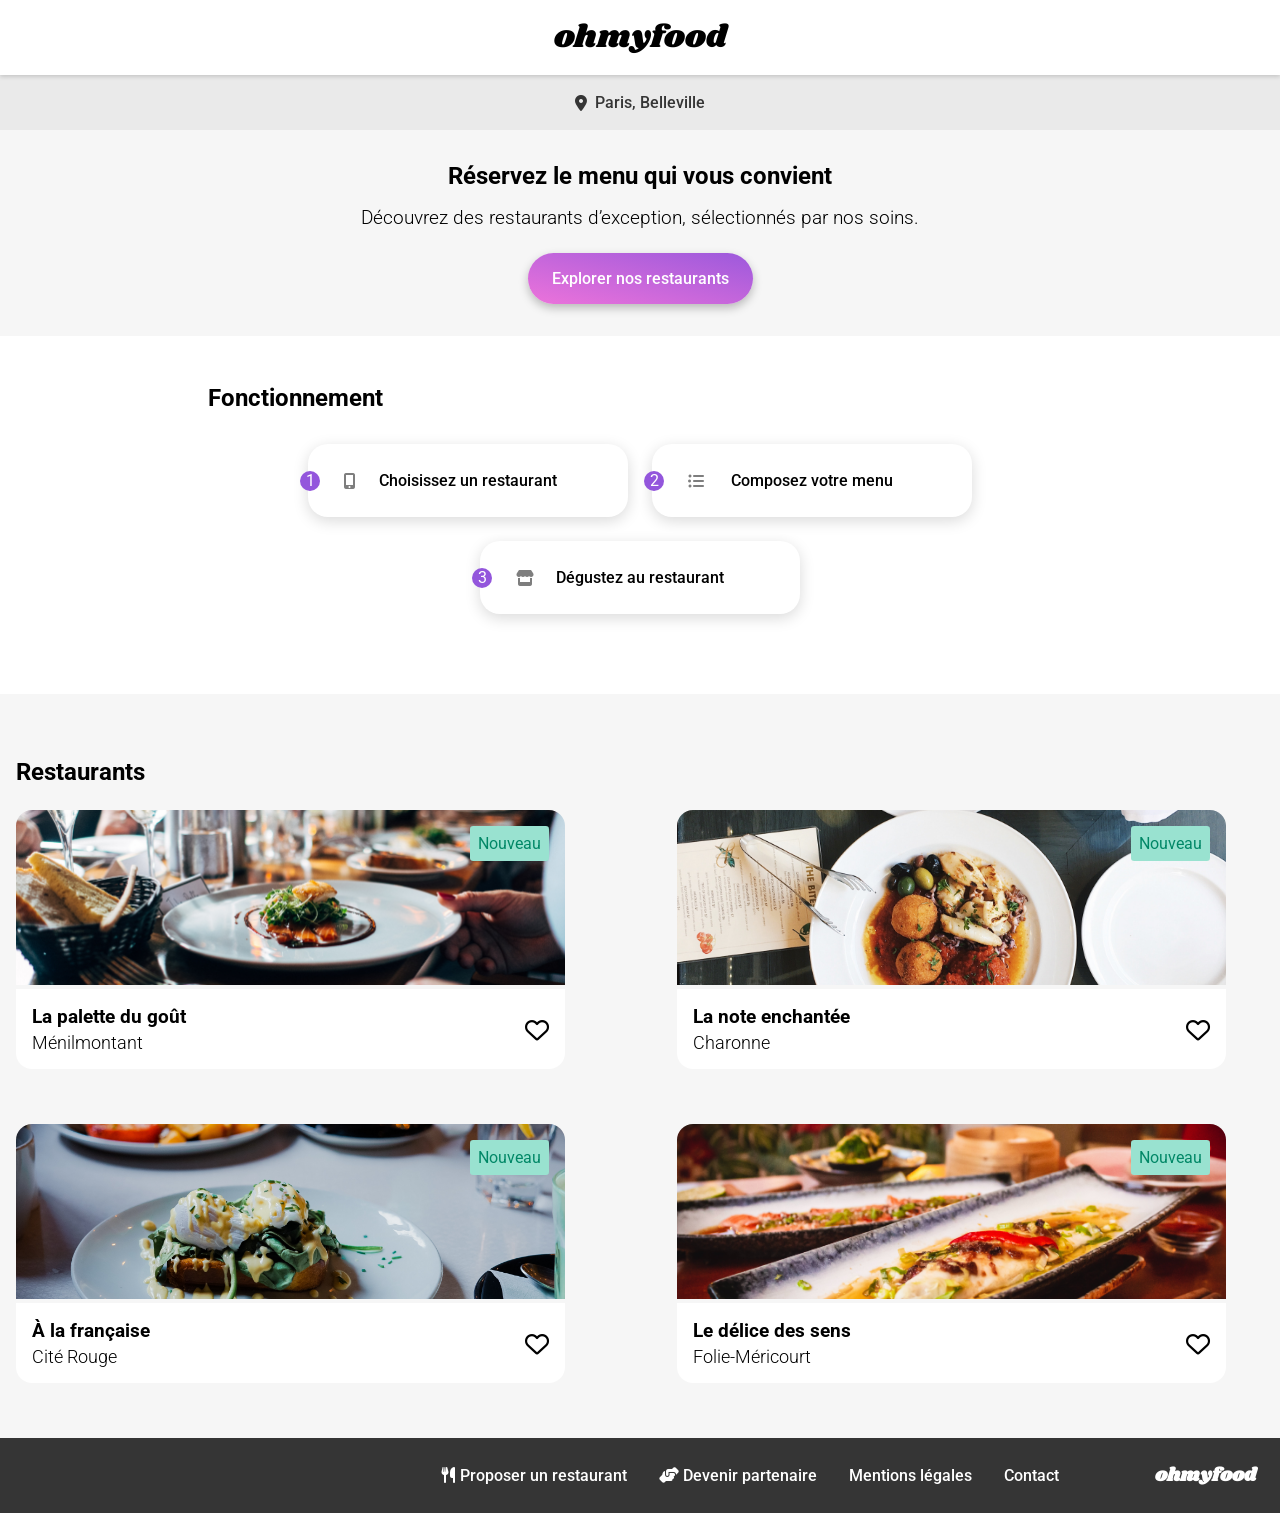
<file: index.html>
<!DOCTYPE html>
<html lang="fr">

<head>
  <meta charset="UTF-8" />
  <meta name="viewport" content="width=device-width, initial-scale=1.0" />
  <link rel="preconnect" href="https://fonts.googleapis.com" />
  <link rel="preconnect" href="https://fonts.gstatic.com" crossorigin />
  <link href="https://fonts.googleapis.com/css2?family=Roboto:wght@300;400;500;700&family=Shrikhand&display=swap"
    rel="stylesheet" />
  <link rel="stylesheet" href="./sass/main.css" />
  <link rel="stylesheet" href="https://cdnjs.cloudflare.com/ajax/libs/font-awesome/6.4.2/css/all.min.css"
    integrity="sha512-z3gLpd7yknf1YoNbCzqRKc4qyor8gaKU1qmn+CShxbuBusANI9QpRohGBreCFkKxLhei6S9CQXFEbbKuqLg0DA=="
    crossorigin="anonymous" referrerpolicy="no-referrer" />
  <title>oh my food</title>
</head>

<body>
  <div class="loaderContainer">
    <div class="loader"></div>
  </div>
  <header>
    <div class="head-title"> ohmyfood</div>
  </header>
  <main>
    <div class="location">
      <i class="fa-solid fa-location-dot"></i>
      <div class="location">Paris, Belleville</div>
    </div>
    <section class="explorer">
      <h2>Réservez le menu qui vous convient</h2>
      <p>
        Découvrez des restaurants d’exception, sélectionnés par nos soins.
      </p>
      <button>Explorer nos restaurants</button>
    </section>
    <section class="fonctionnement">
      <h2>Fonctionnement</h2>
      <div class="card-container">
        <!-- item 1 -->
        <div class="card">
          <div class="icon-card">
            <span>1</span>
            <i class="fa-solid fa-mobile-screen-button"></i>
          </div>
          <p>Choisissez un restaurant</p>
        </div>
        <!-- item 2 -->
        <div class="card">
          <div class="icon-card">
            <span>2</span>
            <i class="fa-solid fa-list-ul"></i>
          </div>
          <p>Composez votre menu</p>
        </div>
        <!-- item 3 -->
        <div class="card">
          <div class="icon-card">
            <span>3</span>
            <i class="fa-solid fa-store"></i>
          </div>
          <p>Dégustez au restaurant</p>
        </div>
      </div>
    </section>
    <section class="restaurants">
      <h2>Restaurants</h2>
      <!-- container restaurants -->
      <div class="container-restaurant">
        <!-- menu 1 -->
        <div class="card">
          <a href="./lapalettedugout.html">
            <p class="green-info">Nouveau</p>
            <img src="./sass/images/restaurants/jay-wennington-N_Y88TWmGwA-unsplash.jpg" alt="la palette du goût">
            <div class="info-card">
              <p>La palette du goût</p>
              <span>Ménilmontant</span>
              <div class="heartTransition">
                <i class="fa-regular fa-heart farHeart"></i>
                <i class="fa-solid fa-heart fasHeart"></i>
              </div>
            </div>
          </a>
        </div>
        <!-- menu 2 -->
        <div class="card">
          <a href="./laNoteEchantee.html">
            <p class="green-info">Nouveau</p>
            <img src="./sass/images/restaurants/stil-u2Lp8tXIcjw-unsplash.jpg" alt="La note enchantée">
            <div class="info-card">
              <p>La note enchantée</p>
              <span>Charonne</span>
              <div class="heartTransition">
                <i class="fa-regular fa-heart farHeart"></i>
                <i class="fa-solid fa-heart fasHeart"></i>
              </div>
            </div>
          </a>
        </div>
        <!-- menu 3  -->
        <div class="card">
          <a href="./aLaFrancaise.html">
            <p class="green-info">Nouveau</p>
            <img src="./sass/images/restaurants/toa-heftiba-DQKerTsQwi0-unsplash.jpg" alt="À la française">
            <div class="info-card">
              <p>À la française</p>
              <span>Cité Rouge</span>
              <div class="heartTransition">
                <i class="fa-regular fa-heart farHeart"></i>
                <i class="fa-solid fa-heart fasHeart"></i>
              </div>
            </div>
          </a>
        </div>
        <!-- menu 4  -->
        <div class="card">
          <a href="./leDelicedesSens.html">
            <p class="green-info">Nouveau</p>
            <img src="./sass/images/restaurants/louis-hansel-shotsoflouis-qNBGVyOCY8Q-unsplash.jpg"
              alt="le délice des sens">
            <div class="info-card">
              <p>Le délice des sens</p>
              <span>Folie-Méricourt</span>
              <div class="heartTransition">
                <i class="fa-regular fa-heart farHeart"></i>
                <i class="fa-solid fa-heart fasHeart"></i>
              </div>
            </div>
          </a>
        </div>

      </div>
    </section>
    <footer>
      <div class="footer-section">
        <div class="title-footer">
          <h3>ohmyfood</h3>
        </div>
        <div class="subtitles-footer">
          <p>
            <i class="fa-solid fa-utensils"></i>
            Proposer un restaurant
          </p>
          <p>
            <i class="fa-solid fa-handshake-angle"></i>
            Devenir partenaire
          </p>
          <p>Mentions légales</p>
          <a href="mailto:rasamizatovo.rija@gmail.com" class="mailContact">Contact</a>
        </div>
      </div>
    </footer>
  </main>
</body>

</html>
</file>
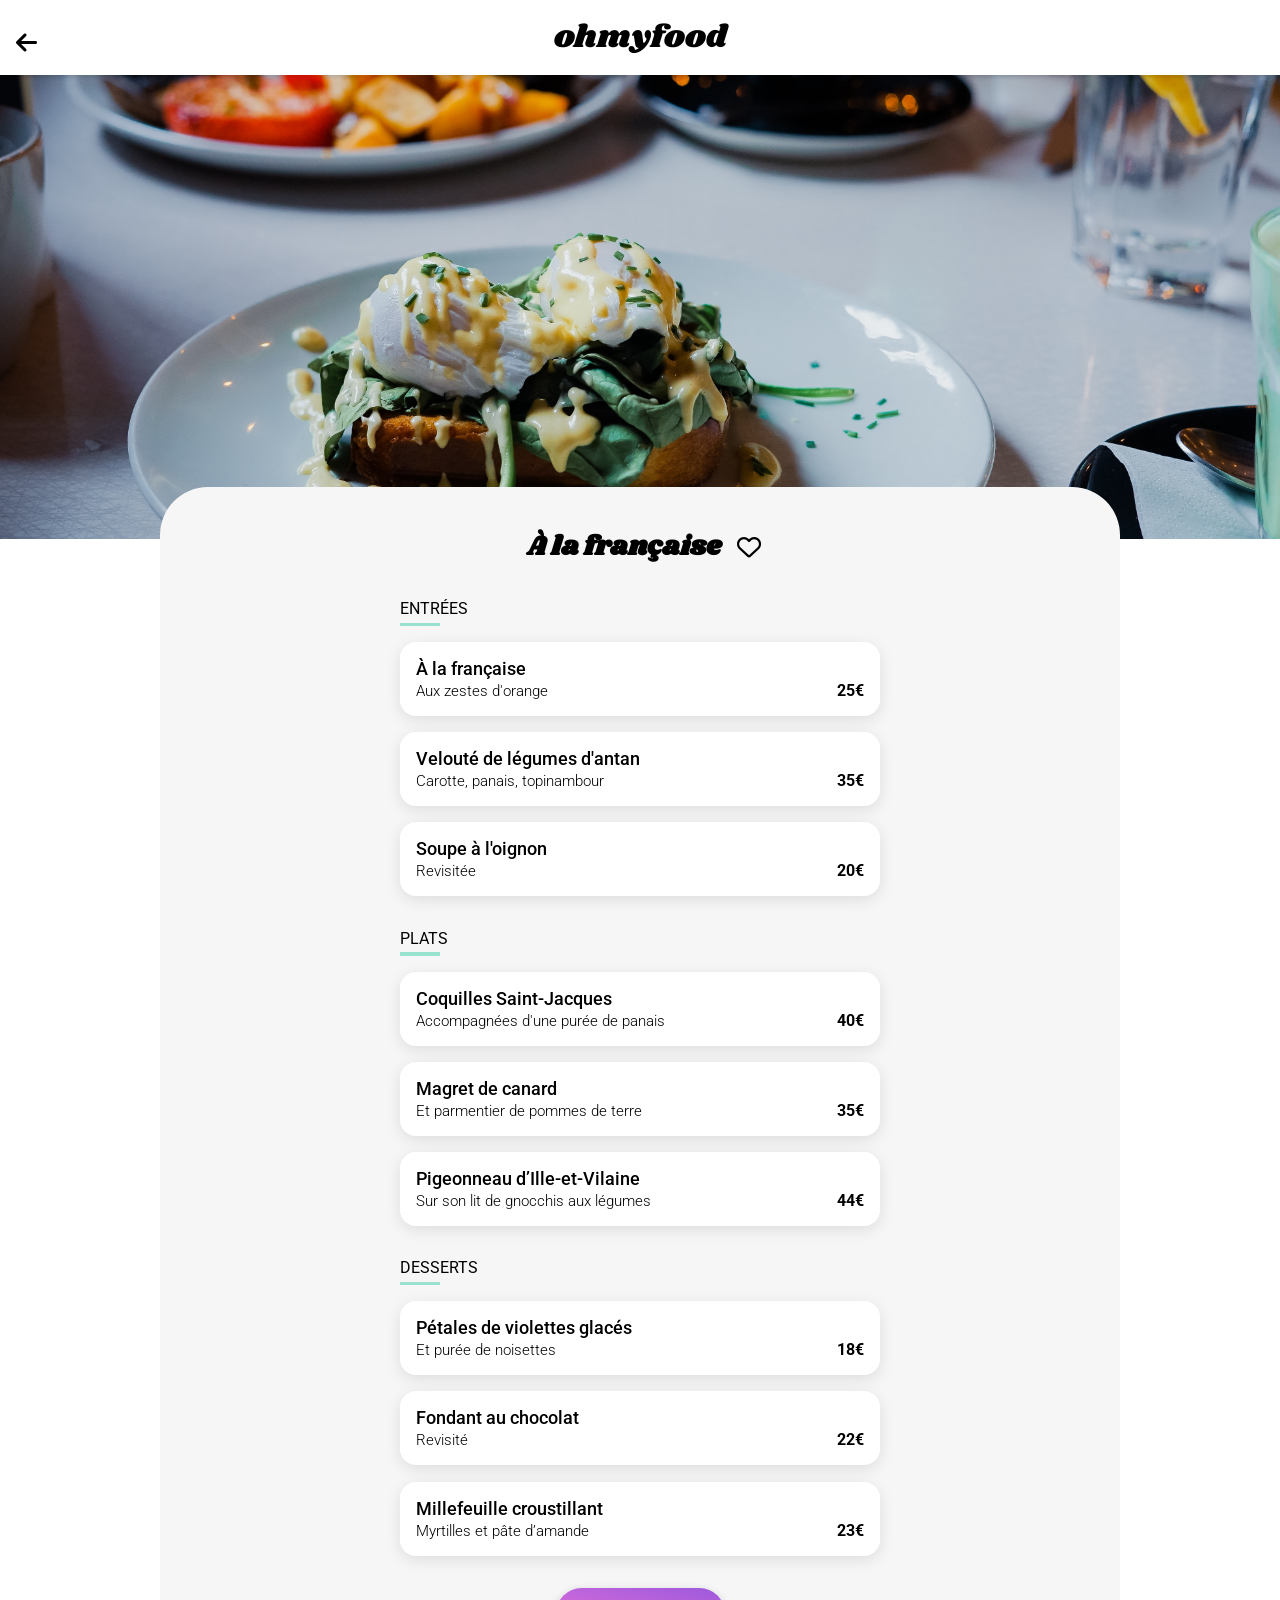
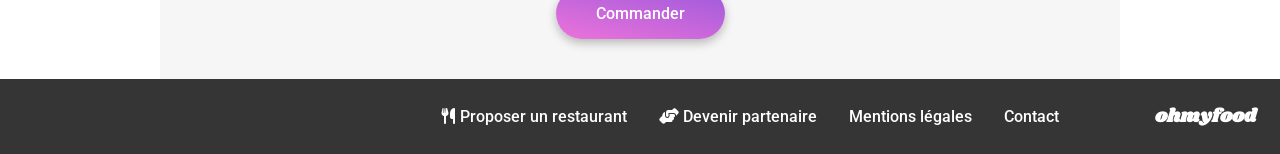
<file: aLaFrancaise.html>
<!DOCTYPE html>
<html lang="fr">

<head>
  <meta charset="UTF-8" />
  <meta name="viewport" content="width=device-width, initial-scale=1.0" />
  <link rel="preconnect" href="https://fonts.googleapis.com" />
  <link rel="preconnect" href="https://fonts.gstatic.com" crossorigin />
  <link href="https://fonts.googleapis.com/css2?family=Roboto:wght@300;400;500;700&family=Shrikhand&display=swap"
    rel="stylesheet" />
  <link rel="stylesheet" href="./sass/main.css" />
  <link rel="stylesheet" href="https://cdnjs.cloudflare.com/ajax/libs/font-awesome/6.4.2/css/all.min.css"
    integrity="sha512-z3gLpd7yknf1YoNbCzqRKc4qyor8gaKU1qmn+CShxbuBusANI9QpRohGBreCFkKxLhei6S9CQXFEbbKuqLg0DA=="
    crossorigin="anonymous" referrerpolicy="no-referrer" />
  <title>Menu - À la française</title>
</head>

<body>
  <header>
    <div class="head-title">
      <a href="./index.html">
        <i class="fa-solid fa-arrow-left"></i>
      </a>
      ohmyfood
    </div>
    <img src="./sass/images/restaurants/toa-heftiba-DQKerTsQwi0-unsplash.jpg" alt="À la française"
      class="background-menu">
  </header>
  <main>
    <!-- Entrées -->
    <section class="menuSection">
      <div class="menuTitle">
        <h3>À la française</h3>
        <div class="heartTransition">
          <i class="fa-solid fa-heart fasHeart"></i>
          <i class="fa-regular fa-heart farHeart"></i>
        </div>
      </div>
      <div class="menuComplet">
        <!-- entrées -->
        <div class="firstMenu">
          <h2 class="menuSubtitle">Entrées</h2>
          <div class="menuItem">
            <div class="itemName">
              <h3 class="itemMainName">À la française</h3>
              <p class="itemSubName">Aux zestes d'orange </p>
            </div>
            <div class="itemPrice">
              <span class="price">25€</span>
            </div>
            <div class="checkIcon">
              <i class="fa-solid fa-check"></i>
            </div>
          </div>
          <div class="menuItem">
            <div class="itemName">
              <h3 class="itemMainName">Velouté de légumes d'antan</h3>
              <p class="itemSubName">Carotte, panais, topinambour </p>
            </div>
            <div class="itemPrice">
              <span class="price">35€</span>
            </div>
            <div class="checkIcon">
              <i class="fa-solid fa-check"></i>
            </div>
          </div>
          <div class="menuItem">
            <div class="itemName">
              <h3 class="itemMainName">Soupe à l'oignon</h3>
              <p class="itemSubName">Revisitée</p>
            </div>
            <div class="itemPrice">
              <span class="price">20€</span>
            </div>
            <div class="checkIcon">
              <i class="fa-solid fa-check"></i>
            </div>
          </div>
        </div>
        <!-- plats -->
        <div class="firstMenu">
          <h2 class="menuSubtitle">Plats</h2>
          <div class="menuItem">
            <div class="itemName">
              <h3 class="itemMainName">Coquilles Saint-Jacques</h3>
              <p class="itemSubName">Accompagnées d'une purée de panais </p>
            </div>
            <div class="itemPrice">
              <span class="price">40€</span>
            </div>
            <div class="checkIcon">
              <i class="fa-solid fa-check"></i>
            </div>
          </div>
          <div class="menuItem">
            <div class="itemName">
              <h3 class="itemMainName">Magret de canard</h3>
              <p class="itemSubName">Et parmentier de pommes de terre </p>
            </div>
            <div class="itemPrice">
              <span class="price">35€</span>
            </div>
            <div class="checkIcon">
              <i class="fa-solid fa-check"></i>
            </div>
          </div>
          <div class="menuItem">
            <div class="itemName">
              <h3 class="itemMainName"> Pigeonneau d’Ille-et-Vilaine</h3>
              <p class="itemSubName">Sur son lit de gnocchis aux légumes </p>
            </div>
            <div class="itemPrice">
              <span class="price">44€</span>
            </div>
            <div class="checkIcon">
              <i class="fa-solid fa-check"></i>
            </div>
          </div>
        </div>
        <!-- desserts -->
        <div class="firstMenu">
          <h2 class="menuSubtitle">Desserts</h2>
          <div class="menuItem">
            <div class="itemName">
              <h3 class="itemMainName">Pétales de violettes glacés</h3>
              <p class="itemSubName"> Et purée de noisettes</p>
            </div>
            <div class="itemPrice">
              <span class="price">18€</span>
            </div>
            <div class="checkIcon">
              <i class="fa-solid fa-check"></i>
            </div>
          </div>
          <div class="menuItem">
            <div class="itemName">
              <h3 class="itemMainName">Fondant au chocolat </h3>
              <p class="itemSubName">Revisité </p>
            </div>
            <div class="itemPrice">
              <span class="price">22€</span>
            </div>
            <div class="checkIcon">
              <i class="fa-solid fa-check"></i>
            </div>
          </div>
          <div class="menuItem">
            <div class="itemName">
              <h3 class="itemMainName">Millefeuille croustillant</h3>
              <p class="itemSubName"> Myrtilles et pâte d’amande</p>
            </div>
            <div class="itemPrice">
              <span class="price">23€</span>
            </div>
            <div class="checkIcon">
              <i class="fa-solid fa-check"></i>
            </div>
          </div>
        </div>
      </div>
      <div class="delivery-button">
        <button>Commander</button>
      </div>
    </section>
  </main>

  <footer>
    <div class="footer-section">
      <div class="title-footer">
        <h3>ohmyfood</h3>
      </div>
      <div class="subtitles-footer">
        <p>
          <i class="fa-solid fa-utensils"></i>
          Proposer un restaurant
        </p>
        <p>
          <i class="fa-solid fa-handshake-angle"></i>
          Devenir partenaire
        </p>
        <p>Mentions légales</p>
        <a href="mailto:rasamizatovo.rija@gmail.com" class="mailContact">Contact</a>
      </div>
    </div>
  </footer>
</body>

</html>
</file>
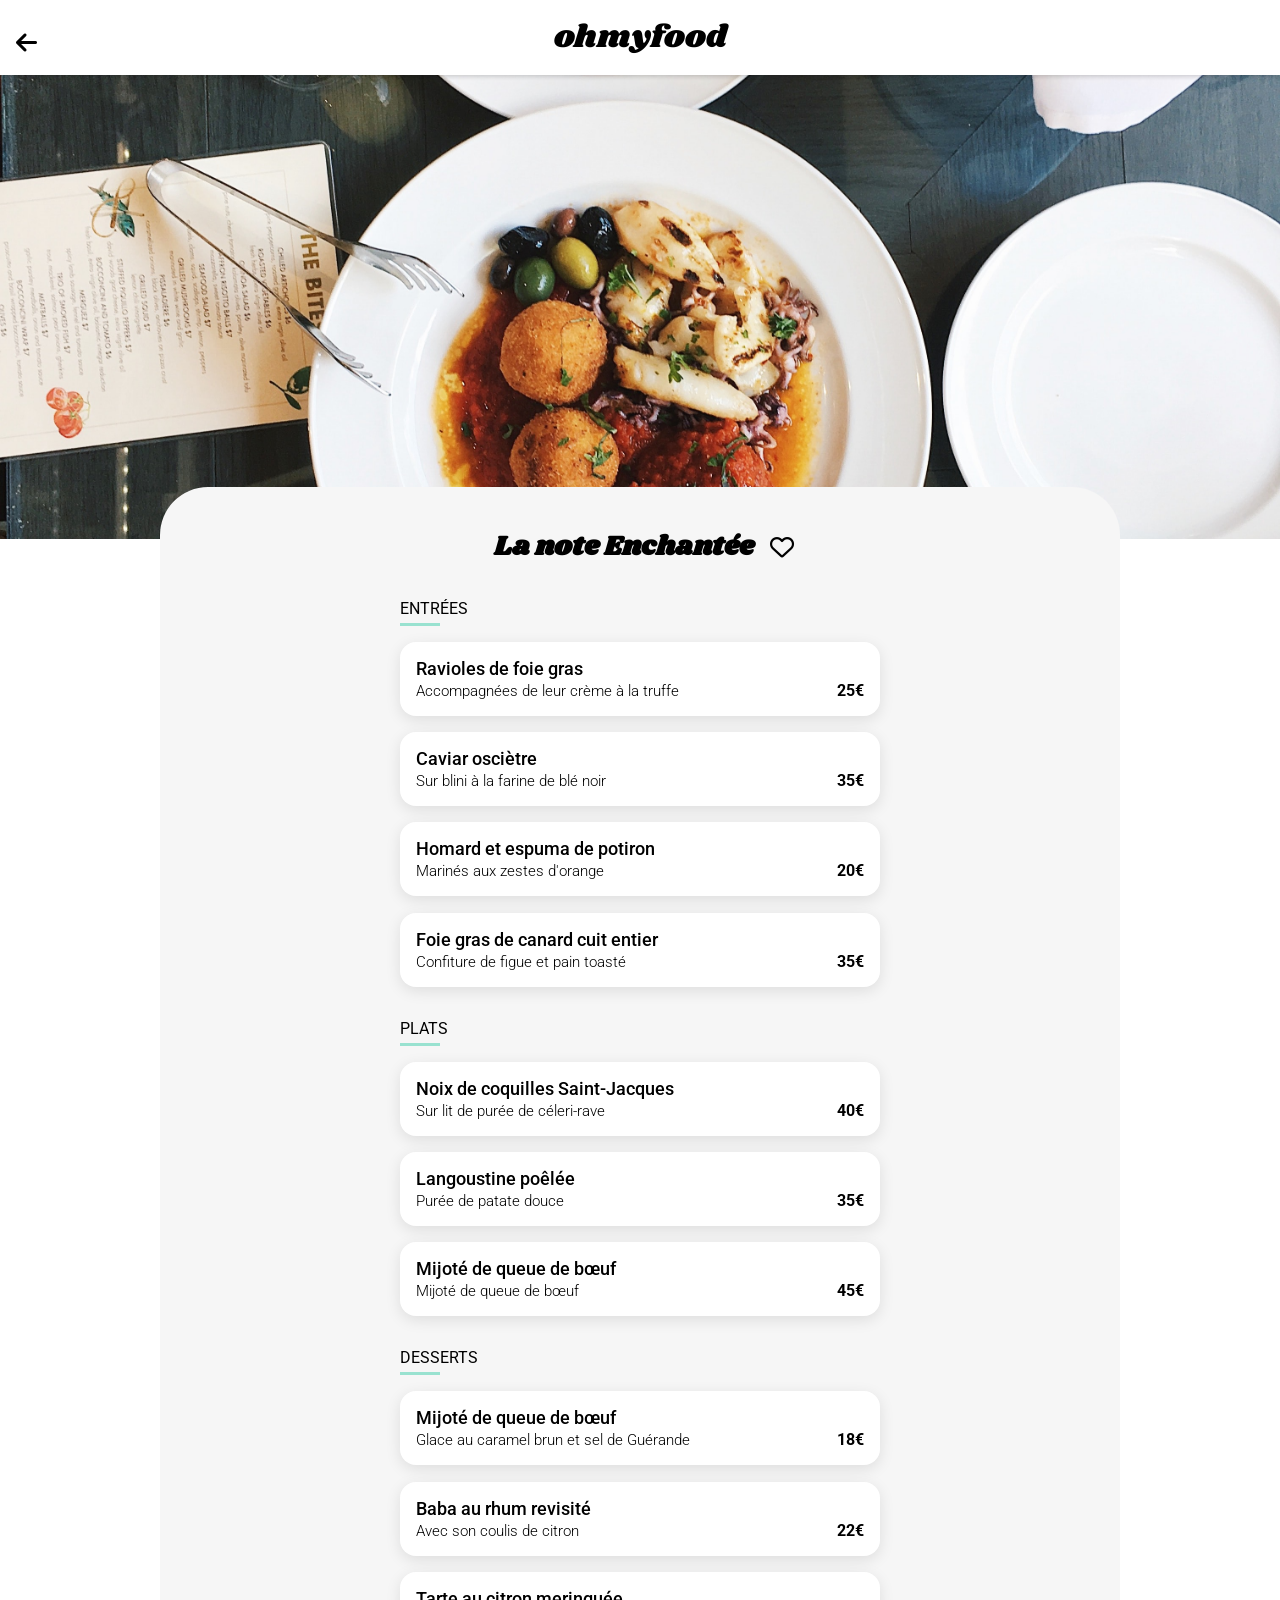
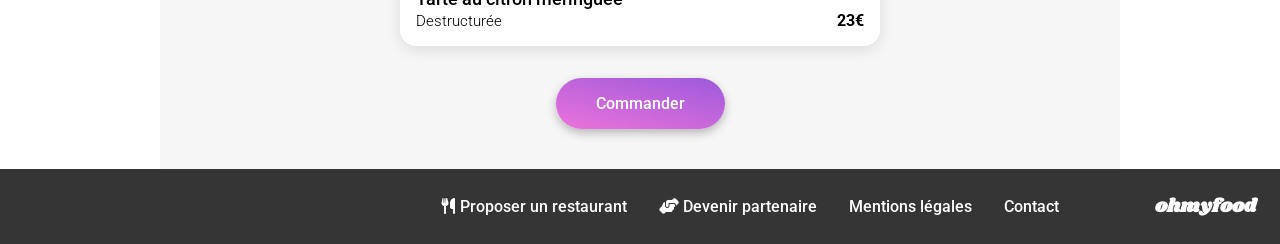
<file: laNoteEchantee.html>
<!DOCTYPE html>
<html lang="fr">

<head>
  <meta charset="UTF-8" />
  <meta name="viewport" content="width=device-width, initial-scale=1.0" />
  <link rel="preconnect" href="https://fonts.googleapis.com" />
  <link rel="preconnect" href="https://fonts.gstatic.com" crossorigin />
  <link href="https://fonts.googleapis.com/css2?family=Roboto:wght@300;400;500;700&family=Shrikhand&display=swap"
    rel="stylesheet" />
  <link rel="stylesheet" href="./sass/main.css" />
  <link rel="stylesheet" href="https://cdnjs.cloudflare.com/ajax/libs/font-awesome/6.4.2/css/all.min.css"
    integrity="sha512-z3gLpd7yknf1YoNbCzqRKc4qyor8gaKU1qmn+CShxbuBusANI9QpRohGBreCFkKxLhei6S9CQXFEbbKuqLg0DA=="
    crossorigin="anonymous" referrerpolicy="no-referrer" />
  <title>Menu - La Note Enchantée</title>
</head>

<body>
  <header>
    <div class="head-title">
      <a href="./index.html">
        <i class="fa-solid fa-arrow-left"></i>
      </a>
      ohmyfood
    </div>
    <img src="./sass/images/restaurants/stil-u2Lp8tXIcjw-unsplash.jpg" alt="La note Enchantée" class="background-menu">
  </header>
  <main>
    <!-- Entrées -->
    <section class="menuSection">
      <div class="menuTitle">
        <h3>La note Enchantée</h3>
        <div class="heartTransition">
          <i class="fa-solid fa-heart fasHeart"></i>
          <i class="fa-regular fa-heart farHeart"></i>
        </div>
      </div>
      <div class="menuComplet">
        <!-- entrées -->
        <div class="firstMenu">
          <h2 class="menuSubtitle">Entrées</h2>
          <div class="menuItem">
            <div class="itemName">
              <h3 class="itemMainName">Ravioles de foie gras </h3>
              <p class="itemSubName">Accompagnées de leur crème à la truffe </p>
            </div>
            <div class="itemPrice">
              <span class="price">25€</span>
            </div>
            <div class="checkIcon">
              <i class="fa-solid fa-check"></i>
            </div>
          </div>
          <div class="menuItem">
            <div class="itemName">
              <h3 class="itemMainName">Caviar osciètre </h3>
              <p class="itemSubName">Sur blini à la farine de blé noir </p>
            </div>
            <div class="itemPrice">
              <span class="price">35€</span>
            </div>
            <div class="checkIcon">
              <i class="fa-solid fa-check"></i>
            </div>
          </div>
          <div class="menuItem">
            <div class="itemName">
              <h3 class="itemMainName">Homard et espuma de potiron</h3>
              <p class="itemSubName">Marinés aux zestes d'orange</p>
            </div>
            <div class="itemPrice">
              <span class="price">20€</span>
            </div>
            <div class="checkIcon">
              <i class="fa-solid fa-check"></i>
            </div>
          </div>
          <div class="menuItem">
            <div class="itemName">
              <h3 class="itemMainName">Foie gras de canard cuit entier</h3>
              <p class="itemSubName">Confiture de figue et pain toasté</p>
            </div>
            <div class="itemPrice">
              <span class="price">35€</span>
            </div>
            <div class="checkIcon">
              <i class="fa-solid fa-check"></i>
            </div>
          </div>
        </div>
        <!-- plats -->
        <div class="firstMenu">
          <h2 class="menuSubtitle">Plats</h2>
          <div class="menuItem">
            <div class="itemName">
              <h3 class="itemMainName">Noix de coquilles Saint-Jacques</h3>
              <p class="itemSubName">Sur lit de purée de céleri-rave </p>
            </div>
            <div class="itemPrice">
              <span class="price">40€</span>
            </div>
            <div class="checkIcon">
              <i class="fa-solid fa-check"></i>
            </div>
          </div>
          <div class="menuItem">
            <div class="itemName">
              <h3 class="itemMainName">Langoustine poêlée</h3>
              <p class="itemSubName">Purée de patate douce </p>
            </div>
            <div class="itemPrice">
              <span class="price">35€</span>
            </div>
            <div class="checkIcon">
              <i class="fa-solid fa-check"></i>
            </div>
          </div>
          <div class="menuItem">
            <div class="itemName">
              <h3 class="itemMainName"> Mijoté de queue de bœuf </h3>
              <p class="itemSubName"> Mijoté de queue de bœuf </p>
            </div>
            <div class="itemPrice">
              <span class="price">45€</span>
            </div>
            <div class="checkIcon">
              <i class="fa-solid fa-check"></i>
            </div>
          </div>
        </div>
        <!-- desserts -->
        <div class="firstMenu">
          <h2 class="menuSubtitle">Desserts</h2>
          <div class="menuItem">
            <div class="itemName">
              <h3 class="itemMainName">Mijoté de queue de bœuf </h3>
              <p class="itemSubName">Glace au caramel brun et sel de Guérande </p>
            </div>
            <div class="itemPrice">
              <span class="price">18€</span>
            </div>
            <div class="checkIcon">
              <i class="fa-solid fa-check"></i>
            </div>
          </div>
          <div class="menuItem">
            <div class="itemName">
              <h3 class="itemMainName">Baba au rhum revisité </h3>
              <p class="itemSubName"> Avec son coulis de citron</p>
            </div>
            <div class="itemPrice">
              <span class="price">22€</span>
            </div>
            <div class="checkIcon">
              <i class="fa-solid fa-check"></i>
            </div>
          </div>
          <div class="menuItem">
            <div class="itemName">
              <h3 class="itemMainName">Tarte au citron meringuée </h3>
              <p class="itemSubName"> Destructurée </p>
            </div>
            <div class="itemPrice">
              <span class="price">23€</span>
            </div>
            <div class="checkIcon">
              <i class="fa-solid fa-check"></i>
            </div>
          </div>
        </div>
      </div>
      <div class="delivery-button">
        <button>Commander</button>
      </div>
    </section>
  </main>

  <footer>
    <div class="footer-section">
      <div class="title-footer">
        <h3>ohmyfood</h3>
      </div>
      <div class="subtitles-footer">
        <p>
          <i class="fa-solid fa-utensils"></i>
          Proposer un restaurant
        </p>
        <p>
          <i class="fa-solid fa-handshake-angle"></i>
          Devenir partenaire
        </p>
        <p>Mentions légales</p>
        <a href="mailto:rasamizatovo.rija@gmail.com" class="mailContact">Contact</a>
      </div>
    </div>
  </footer>
</body>

</html>
</file>
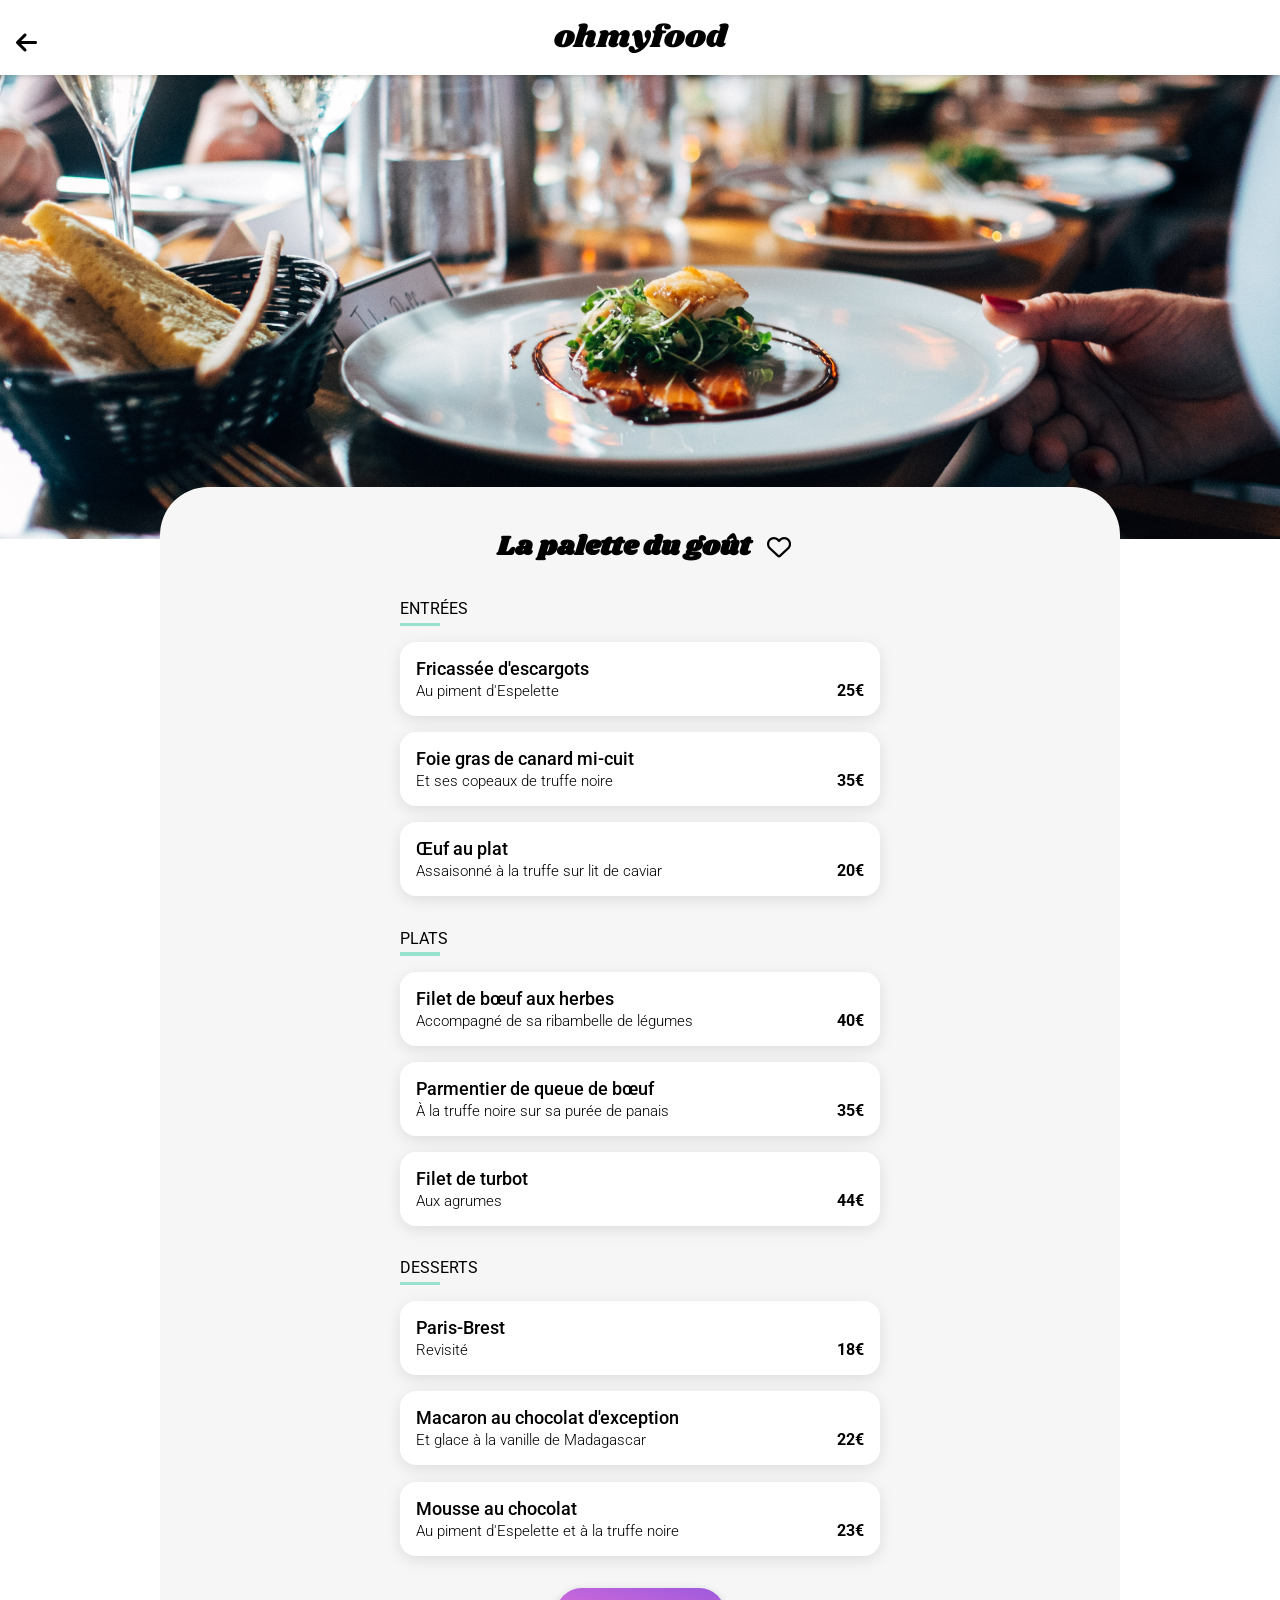
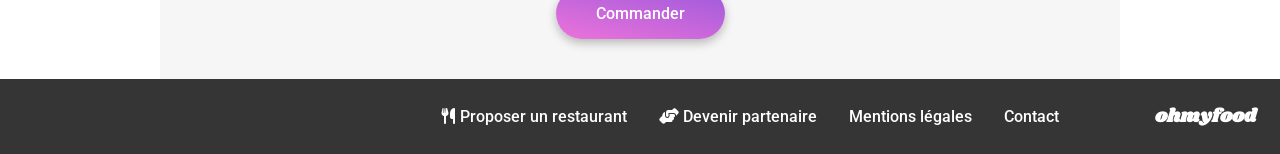
<file: lapalettedugout.html>
<!DOCTYPE html>
<html lang="fr">

<head>
  <meta charset="UTF-8" />
  <meta name="viewport" content="width=device-width, initial-scale=1.0" />
  <link rel="preconnect" href="https://fonts.googleapis.com" />
  <link rel="preconnect" href="https://fonts.gstatic.com" crossorigin />
  <link href="https://fonts.googleapis.com/css2?family=Roboto:wght@300;400;500;700&family=Shrikhand&display=swap"
    rel="stylesheet" />
  <link rel="stylesheet" href="./sass/main.css" />
  <link rel="stylesheet" href="https://cdnjs.cloudflare.com/ajax/libs/font-awesome/6.4.2/css/all.min.css"
    integrity="sha512-z3gLpd7yknf1YoNbCzqRKc4qyor8gaKU1qmn+CShxbuBusANI9QpRohGBreCFkKxLhei6S9CQXFEbbKuqLg0DA=="
    crossorigin="anonymous" referrerpolicy="no-referrer" />
  <title>Menu - La palette du goût</title>
</head>

<body>
  <header>
    <div class="head-title">
      <a href="./index.html">
        <i class="fa-solid fa-arrow-left"></i>
      </a>
      ohmyfood
    </div>
    <img src="./sass/images/restaurants/jay-wennington-N_Y88TWmGwA-unsplash.jpg" alt="La palette du gout"
      class="background-menu">
  </header>
  <main>
    <!-- Entrées -->
    <section class="menuSection">
      <div class="menuTitle">
        <h3>La palette du goût</h3>
        <div class="heartTransition">
          <i class="fa-solid fa-heart fasHeart"></i>
          <i class="fa-regular fa-heart farHeart"></i>
        </div>
      </div>
      <div class="menuComplet">
        <!-- entrées -->
        <div class="firstMenu">
          <h2 class="menuSubtitle">Entrées</h2>
          <div class="menuItem">
            <div class="itemName">
              <h3 class="itemMainName">Fricassée d'escargots</h3>
              <p class="itemSubName">Au piment d'Espelette </p>
            </div>
            <div class="itemPrice">
              <span class="price">25€</span>
            </div>
            <div class="checkIcon">
              <i class="fa-solid fa-check"></i>
            </div>
          </div>
          <div class="menuItem">
            <div class="itemName">
              <h3 class="itemMainName">Foie gras de canard mi-cuit</h3>
              <p class="itemSubName">Et ses copeaux de truffe noire </p>
            </div>
            <div class="itemPrice">
              <span class="price">35€</span>
            </div>
            <div class="checkIcon">
              <i class="fa-solid fa-check"></i>
            </div>
          </div>
          <div class="menuItem">
            <div class="itemName">
              <h3 class="itemMainName">Œuf au plat</h3>
              <p class="itemSubName">Assaisonné à la truffe sur lit de caviar</p>
            </div>
            <div class="itemPrice">
              <span class="price">20€</span>
            </div>
            <div class="checkIcon">
              <i class="fa-solid fa-check"></i>
            </div>
          </div>
        </div>
        <!-- plats -->
        <div class="firstMenu">
          <h2 class="menuSubtitle">Plats</h2>
          <div class="menuItem">
            <div class="itemName">
              <h3 class="itemMainName">Filet de bœuf aux herbes</h3>
              <p class="itemSubName">Accompagné de sa ribambelle de légumes </p>
            </div>
            <div class="itemPrice">
              <span class="price">40€</span>
            </div>
            <div class="checkIcon">
              <i class="fa-solid fa-check"></i>
            </div>
          </div>
          <div class="menuItem">
            <div class="itemName">
              <h3 class="itemMainName">Parmentier de queue de bœuf</h3>
              <p class="itemSubName">À la truffe noire sur sa purée de panais </p>
            </div>
            <div class="itemPrice">
              <span class="price">35€</span>
            </div>
            <div class="checkIcon">
              <i class="fa-solid fa-check"></i>
            </div>
          </div>
          <div class="menuItem">
            <div class="itemName">
              <h3 class="itemMainName"> Filet de turbot</h3>
              <p class="itemSubName"> Aux agrumes</p>
            </div>
            <div class="itemPrice">
              <span class="price">44€</span>
            </div>
            <div class="checkIcon">
              <i class="fa-solid fa-check"></i>
            </div>
          </div>
        </div>
        <!-- desserts -->
        <div class="firstMenu">
          <h2 class="menuSubtitle">Desserts</h2>
          <div class="menuItem">
            <div class="itemName">
              <h3 class="itemMainName">Paris-Brest</h3>
              <p class="itemSubName"> Revisité</p>
            </div>
            <div class="itemPrice">
              <span class="price">18€</span>
            </div>
            <div class="checkIcon">
              <i class="fa-solid fa-check"></i>
            </div>
          </div>
          <div class="menuItem">
            <div class="itemName">
              <h3 class="itemMainName">Macaron au chocolat d'exception </h3>
              <p class="itemSubName">Et glace à la vanille de Madagascar </p>
            </div>
            <div class="itemPrice">
              <span class="price">22€</span>
            </div>
            <div class="checkIcon">
              <i class="fa-solid fa-check"></i>
            </div>
          </div>
          <div class="menuItem">
            <div class="itemName">
              <h3 class="itemMainName">Mousse au chocolat</h3>
              <p class="itemSubName"> Au piment d'Espelette et à la truffe noire</p>
            </div>
            <div class="itemPrice">
              <span class="price">23€</span>
            </div>
            <div class="checkIcon">
              <i class="fa-solid fa-check"></i>
            </div>
          </div>
        </div>
      </div>
      <div class="delivery-button">
        <button>Commander</button>
      </div>
    </section>




  </main>

  <footer>
    <div class="footer-section">
      <div class="title-footer">
        <h3>ohmyfood</h3>
      </div>
      <div class="subtitles-footer">
        <p>
          <i class="fa-solid fa-utensils"></i>
          Proposer un restaurant
        </p>
        <p>
          <i class="fa-solid fa-handshake-angle"></i>
          Devenir partenaire
        </p>
        <p>Mentions légales</p>
        <a href="mailto:rasamizatovo.rija@gmail.com" class="mailContact">Contact</a>
      </div>
    </div>
  </footer>
</body>

</html>
</file>
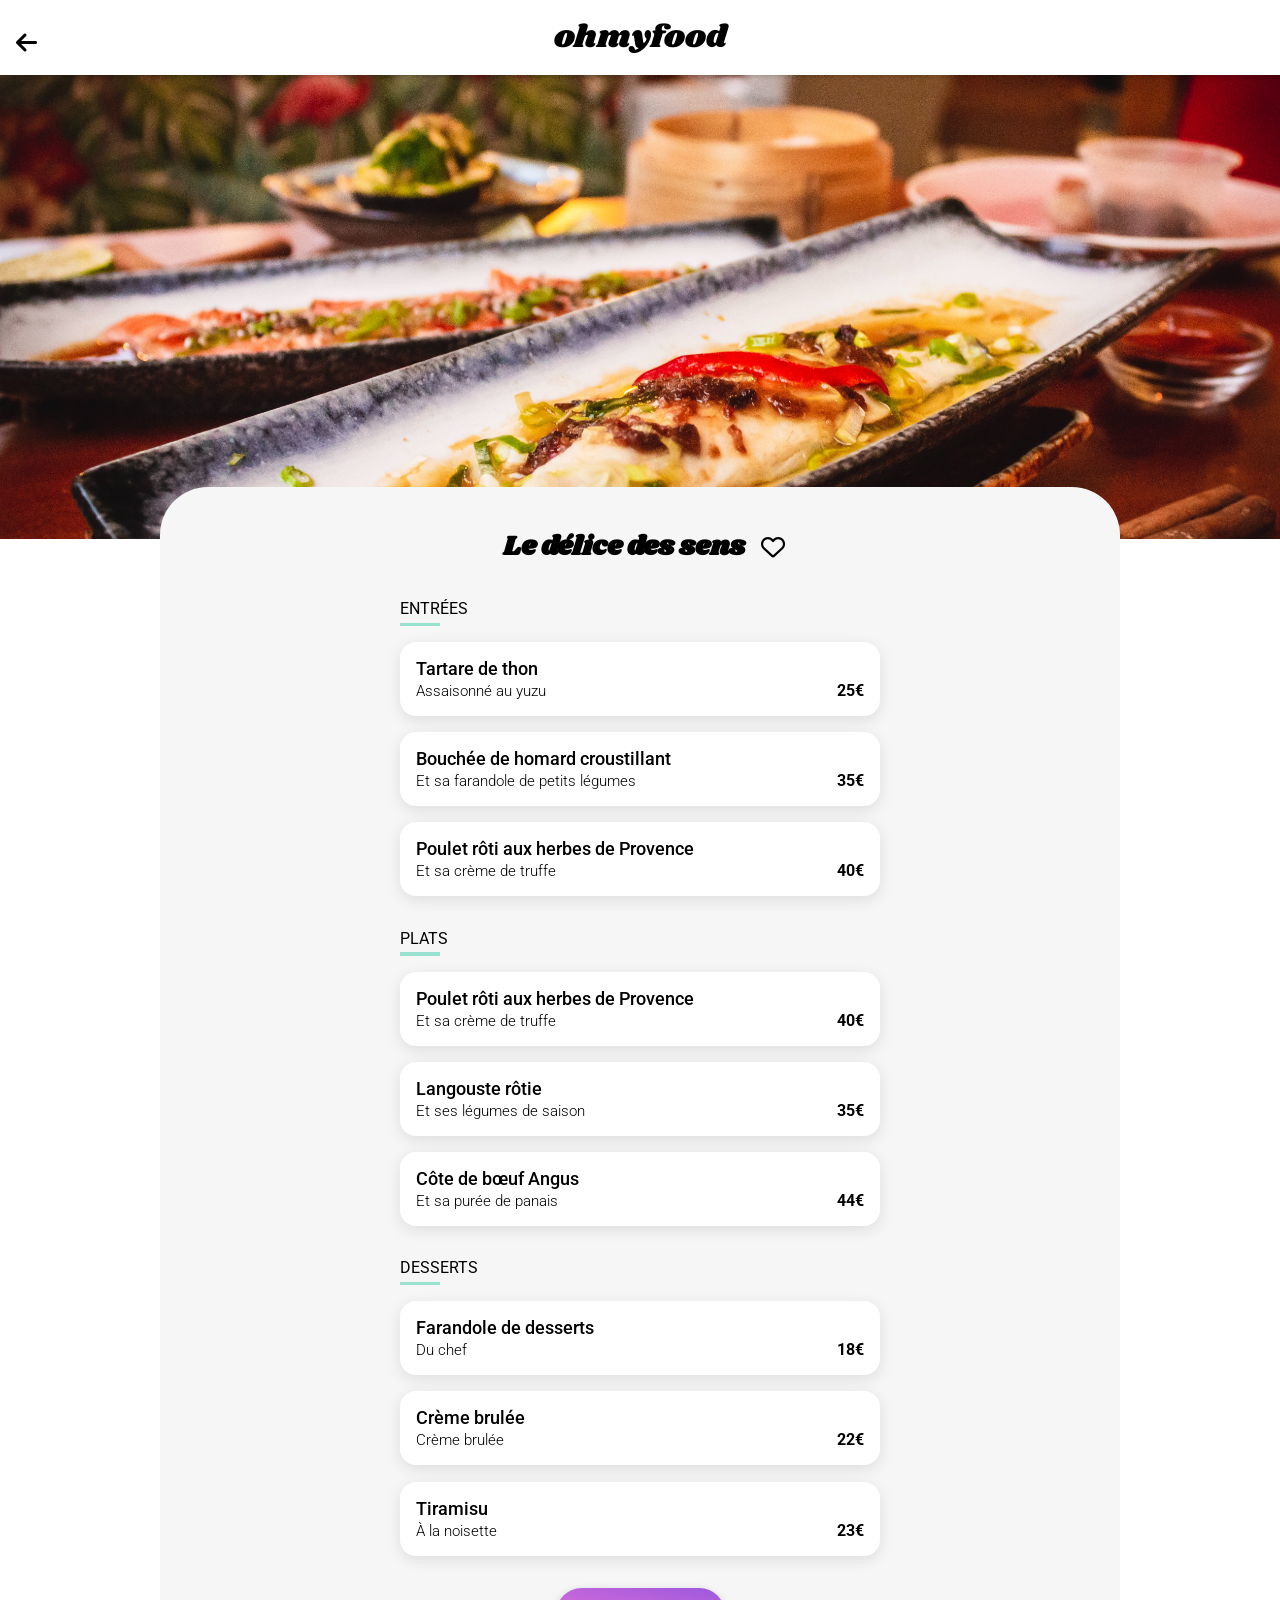
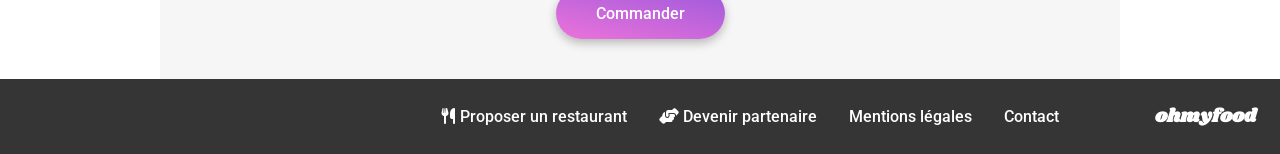
<file: leDelicedesSens.html>
<!DOCTYPE html>
<html lang="fr">

<head>
  <meta charset="UTF-8" />
  <meta name="viewport" content="width=device-width, initial-scale=1.0" />
  <link rel="preconnect" href="https://fonts.googleapis.com" />
  <link rel="preconnect" href="https://fonts.gstatic.com" crossorigin />
  <link href="https://fonts.googleapis.com/css2?family=Roboto:wght@300;400;500;700&family=Shrikhand&display=swap"
    rel="stylesheet" />
  <link rel="stylesheet" href="./sass/main.css" />
  <link rel="stylesheet" href="https://cdnjs.cloudflare.com/ajax/libs/font-awesome/6.4.2/css/all.min.css"
    integrity="sha512-z3gLpd7yknf1YoNbCzqRKc4qyor8gaKU1qmn+CShxbuBusANI9QpRohGBreCFkKxLhei6S9CQXFEbbKuqLg0DA=="
    crossorigin="anonymous" referrerpolicy="no-referrer" />
  <title>Menu - Le délice des sens</title>
</head>

<body>
  <header>
    <div class="head-title">
      <a href="./index.html">
        <i class="fa-solid fa-arrow-left"></i>
      </a>
      ohmyfood
    </div>
    <img src="./sass/images/restaurants/louis-hansel-shotsoflouis-qNBGVyOCY8Q-unsplash.jpg" alt="Le délice des sens"
      class="background-menu">
  </header>
  <main>
    <!-- Entrées -->
    <section class="menuSection">
      <div class="menuTitle">
        <h3>Le délice des sens</h3>
        <div class="heartTransition">
          <i class="fa-solid fa-heart fasHeart"></i>
          <i class="fa-regular fa-heart farHeart"></i>
        </div>
      </div>
      <div class="menuComplet">
        <!-- entrées -->
        <div class="firstMenu">
          <h2 class="menuSubtitle">Entrées</h2>
          <div class="menuItem">
            <div class="itemName">
              <h3 class="itemMainName">Tartare de thon</h3>
              <p class="itemSubName">Assaisonné au yuzu </p>
            </div>
            <div class="itemPrice">
              <span class="price">25€</span>
            </div>
            <div class="checkIcon">
              <i class="fa-solid fa-check"></i>
            </div>
          </div>
          <div class="menuItem">
            <div class="itemName">
              <h3 class="itemMainName">Bouchée de homard croustillant </h3>
              <p class="itemSubName">Et sa farandole de petits légumes </p>
            </div>
            <div class="itemPrice">
              <span class="price">35€</span>
            </div>
            <div class="checkIcon">
              <i class="fa-solid fa-check"></i>
            </div>
          </div>
          <div class="menuItem">
            <div class="itemName">
              <h3 class="itemMainName">Poulet rôti aux herbes de Provence </h3>
              <p class="itemSubName">Et sa crème de truffe</p>
            </div>
            <div class="itemPrice">
              <span class="price">40€</span>
            </div>
            <div class="checkIcon">
              <i class="fa-solid fa-check"></i>
            </div>
          </div>
        </div>
        <!-- plats -->
        <div class="firstMenu">
          <h2 class="menuSubtitle">Plats</h2>
          <div class="menuItem">
            <div class="itemName">
              <h3 class="itemMainName">Poulet rôti aux herbes de Provence </h3>
              <p class="itemSubName">Et sa crème de truffe </p>
            </div>
            <div class="itemPrice">
              <span class="price">40€</span>
            </div>
            <div class="checkIcon">
              <i class="fa-solid fa-check"></i>
            </div>
          </div>
          <div class="menuItem">
            <div class="itemName">
              <h3 class="itemMainName">Langouste rôtie </h3>
              <p class="itemSubName"> Et ses légumes de saison</p>
            </div>
            <div class="itemPrice">
              <span class="price">35€</span>
            </div>
            <div class="checkIcon">
              <i class="fa-solid fa-check"></i>
            </div>
          </div>
          <div class="menuItem">
            <div class="itemName">
              <h3 class="itemMainName"> Côte de bœuf Angus </h3>
              <p class="itemSubName"> Et sa purée de panais</p>
            </div>
            <div class="itemPrice">
              <span class="price">44€</span>
            </div>
            <div class="checkIcon">
              <i class="fa-solid fa-check"></i>
            </div>
          </div>
        </div>
        <!-- desserts -->
        <div class="firstMenu">
          <h2 class="menuSubtitle">Desserts</h2>
          <div class="menuItem">
            <div class="itemName">
              <h3 class="itemMainName">Farandole de desserts</h3>
              <p class="itemSubName"> Du chef</p>
            </div>
            <div class="itemPrice">
              <span class="price">18€</span>
            </div>
            <div class="checkIcon">
              <i class="fa-solid fa-check"></i>
            </div>
          </div>
          <div class="menuItem">
            <div class="itemName">
              <h3 class="itemMainName">Crème brulée </h3>
              <p class="itemSubName">Crème brulée </p>
            </div>
            <div class="itemPrice">
              <span class="price">22€</span>
            </div>
            <div class="checkIcon">
              <i class="fa-solid fa-check"></i>
            </div>
          </div>
          <div class="menuItem">
            <div class="itemName">
              <h3 class="itemMainName">Tiramisu </h3>
              <p class="itemSubName"> À la noisette</p>
            </div>
            <div class="itemPrice">
              <span class="price">23€</span>
            </div>
            <div class="checkIcon">
              <i class="fa-solid fa-check"></i>
            </div>
          </div>
        </div>
      </div>
      <div class="delivery-button">
        <button>Commander</button>
      </div>
    </section>
  </main>

  <footer>
    <div class="footer-section">
      <div class="title-footer">
        <h3>ohmyfood</h3>
      </div>
      <div class="subtitles-footer">
        <p>
          <i class="fa-solid fa-utensils"></i>
          Proposer un restaurant
        </p>
        <p>
          <i class="fa-solid fa-handshake-angle"></i>
          Devenir partenaire
        </p>
        <p>Mentions légales</p>
        <a href="mailto:rasamizatovo.rija@gmail.com" class="mailContact">Contact</a>
      </div>
    </div>
  </footer>
</body>

</html>
</file>
<file: sass/main.css>
* {
  font-family: "Roboto", sans-serif;
  margin: 0;
  padding: 0;
  box-sizing: border-box;
}

a {
  text-decoration: none;
  color: black;
}

.head-title {
  position: relative;
  font-family: Shrikhand;
  text-align: center;
  padding: 14px 0px;
  font-size: 2rem;
  box-shadow: 0px 2px 4px 0px rgba(0, 0, 0, 0.15);
}
.head-title i {
  font-size: 1.5rem;
  position: absolute;
  padding: 1rem;
  left: 0rem;
  color: black;
}

.background-menu {
  width: 100%;
  max-height: 29rem;
  object-fit: cover;
}

.loaderContainer {
  position: absolute;
  height: 100%;
  width: 100%;
  border-radius: 0;
  background-color: transparent;
  display: flex;
  flex-direction: row;
  justify-content: center;
  align-items: stretch;
  background-color: #ffffff;
  z-index: 100;
  animation: fadeout 2s forwards;
}
@keyframes fadeout {
  0% {
    opacity: 1;
  }
  100% {
    opacity: 0;
    z-index: -1;
  }
}
.loaderContainer .loader {
  position: fixed;
  height: 100px;
  width: 100px;
  background-color: transparent;
  border: 16px solid #99e2d0;
  border-right: 16px solid #9356dc;
  top: 40%;
  transform: translateY(-50%);
  animation: loading 1s infinite ease-out;
}
@keyframes loading {
  0% {
    transform: rotateZ(0deg);
  }
  100% {
    transform: rotateZ(360deg);
  }
}

.footer-section {
  display: flex;
  flex-direction: column;
  gap: 1rem;
  background-color: rgb(53, 53, 53);
  color: #ffffff;
  padding: 1.5rem;
}
@media (min-width: 769px) {
  .footer-section {
    flex-direction: row-reverse;
    align-items: center;
    gap: 6rem;
  }
}
.footer-section h3 {
  font-family: Shrikhand, sans-serif;
}
.footer-section .subtitles-footer {
  font-weight: 500;
  display: flex;
  flex-direction: column;
  gap: 0.5rem;
}
.footer-section .subtitles-footer a {
  color: white;
}
@media (min-width: 769px) {
  .footer-section .subtitles-footer {
    flex-direction: row;
    gap: 2rem;
  }
}

.location {
  display: flex;
  justify-content: center;
  align-items: center;
  gap: 0.5rem;
  text-align: center;
  font-weight: 500;
  padding: 9px 0px;
  background-color: rgb(234, 234, 234);
  color: rgb(53, 53, 53);
}

.explorer {
  background-color: rgb(246, 246, 246);
  text-align: center;
  padding: 2rem;
}
.explorer h2 {
  margin-bottom: 1rem;
}
.explorer p {
  font-size: 1.2rem;
  font-weight: 300;
  margin-bottom: 1.5rem;
}

.fonctionnement {
  padding: 3rem 1.5rem;
}
@media (min-width: 769px) {
  .fonctionnement {
    padding: 3rem 13rem;
  }
}
.fonctionnement .card-container {
  display: flex;
  flex-wrap: wrap;
  justify-content: center;
  gap: 1.5rem;
  margin: 2rem 0rem;
}
.fonctionnement .card-container .card {
  display: flex;
  position: relative;
  width: 320px;
  height: 73px;
  justify-content: center;
  align-items: center;
  border-radius: 20px;
  box-shadow: 0px 4px 15px 0px rgba(0, 0, 0, 0.15);
}
.fonctionnement .card-container .card p {
  font-weight: 500;
}
.fonctionnement .card-container .card .icon-card {
  position: absolute;
  display: flex;
  align-items: center;
  left: -0.5rem;
  gap: 1.5rem;
}
.fonctionnement .card-container .card .icon-card i {
  color: rgb(126, 126, 126);
}
.fonctionnement .card-container .card .icon-card span {
  background-color: rgb(147, 86, 220);
  color: #ffffff;
  text-align: center;
  width: 20px;
  height: 20px;
  border-radius: 10px;
}

.restaurants {
  background-color: rgb(246, 246, 246);
  padding: 4rem 1rem;
}
@media (min-width: 1440px) {
  .restaurants {
    padding: 4rem 13rem;
  }
}
.restaurants h2 {
  margin-bottom: 1.5rem;
}
.restaurants .container-restaurant {
  display: flex;
  flex-direction: column;
  gap: 2rem;
}
@media (min-width: 1024px) {
  .restaurants .container-restaurant {
    display: flex;
    gap: 4rem 7rem;
    flex-direction: row;
    flex-wrap: wrap;
  }
}
.restaurants .container-restaurant .card {
  position: relative;
  height: 250px;
}
@media (min-width: 1024px) {
  .restaurants .container-restaurant .card {
    width: 44%;
  }
}
.restaurants .container-restaurant .card .green-info {
  color: rgb(0, 135, 102);
  background-color: rgb(153, 226, 208);
  position: absolute;
  right: 0;
  top: 0;
  margin: 1rem;
  padding: 0.5rem;
  border-radius: 0.2rem;
}
.restaurants .container-restaurant .card img {
  border-top-right-radius: 1rem;
  border-top-left-radius: 1rem;
  width: 100%;
  height: 70%;
  object-fit: cover;
}
.restaurants .container-restaurant .card .info-card {
  background-color: white;
  border-bottom-left-radius: 1rem;
  border-bottom-right-radius: 1rem;
  padding: 1rem;
}
.restaurants .container-restaurant .card .info-card .heartTransition:hover .fasHeart {
  opacity: 100%;
}
.restaurants .container-restaurant .card .info-card .heartTransition .fasHeart {
  color: transparent;
  background-image: var(--Button-Gradient, linear-gradient(193deg, #9356dc -11.44%, #ff79da 123.93%));
  -webkit-background-clip: text;
  background-clip: text;
  opacity: 0%;
  transition: opacity 0.5s ease;
}
.restaurants .container-restaurant .card .info-card .heartTransition i {
  padding: 1rem;
  font-size: 1.5rem;
  position: absolute;
  right: 0;
  top: 12rem;
}
.restaurants .container-restaurant .card .info-card p {
  font-weight: 700;
  font-size: 1.2rem;
  margin-bottom: 0.3rem;
}
.restaurants .container-restaurant .card .info-card span {
  font-size: 1.1rem;
  font-weight: 300;
}

.menuSection {
  border-radius: 3rem 3rem 0 0;
  background-color: rgb(246, 246, 246);
  padding: 2.5rem 1.2rem;
  position: relative;
  margin-top: -3.5rem;
}
@media (min-width: 1024px) {
  .menuSection {
    padding: 2.5rem 15rem;
    margin: -3.5rem 10rem 0rem 10rem;
  }
}
.menuSection .menuTitle {
  display: flex;
  justify-content: center;
  align-items: center;
  gap: 1rem;
  margin-right: 1rem;
}
.menuSection .menuTitle .heartTransition:hover .fasHeart {
  opacity: 100%;
}
.menuSection .menuTitle .heartTransition:hover .farHeart {
  opacity: 0;
}
.menuSection .menuTitle .heartTransition .fasHeart {
  color: transparent;
  background-image: var(--Button-Gradient, linear-gradient(193deg, #9356dc -11.44%, #ff79da 123.93%));
  background-clip: text;
  -webkit-background-clip: text;
  opacity: 0%;
  transition: opacity 0.5s ease;
}
.menuSection .menuTitle .heartTransition i {
  font-size: 1.5rem;
  position: absolute;
  top: 3rem;
}
.menuSection .menuTitle h3 {
  font-family: Shrikhand, sans-serif;
  font-size: 1.7rem;
}
.menuSection .menuComplet .firstMenu {
  margin: 2rem 0rem;
}
.menuSection .menuComplet .firstMenu h2 {
  font-size: 1rem;
  margin-bottom: 1.5rem;
  text-transform: uppercase;
  font-weight: 400;
  position: relative;
}
.menuSection .menuComplet .firstMenu h2::after {
  content: "";
  width: 2.5rem;
  height: 0.2rem;
  background-color: #99e2d0;
  position: absolute;
  bottom: -0.5rem;
  left: 0rem;
}
.menuSection .menuComplet .firstMenu .menuItem {
  display: flex;
  background-color: white;
  border-radius: 1rem;
  margin: 1rem 0rem;
  box-shadow: 0px 4.01149px 15.0431px 0px rgba(0, 0, 0, 0.1);
  overflow: hidden;
  animation: itemAnimation 0.5s ease 0s 1 normal forwards;
}
@keyframes itemAnimation {
  0% {
    opacity: 0;
    transform: scale(1.4);
  }
  100% {
    opacity: 1;
    transform: scale(1);
  }
}
.menuSection .menuComplet .firstMenu .menuItem:hover .checkIcon {
  margin-right: 0rem;
}
.menuSection .menuComplet .firstMenu .menuItem .itemName {
  display: flex;
  flex-direction: column;
  gap: 0.2rem;
  padding: 1rem;
  flex: 1;
  overflow: hidden;
  text-overflow: ellipsis;
  animation: openingItem 2s;
}
.menuSection .menuComplet .firstMenu .menuItem .itemName .itemMainName {
  font-weight: 500;
  font-size: 18px;
  overflow: hidden;
  text-overflow: ellipsis;
  white-space: nowrap;
}
.menuSection .menuComplet .firstMenu .menuItem .itemName .itemSubName {
  font-weight: 300;
  font-size: 15px;
  overflow: hidden;
  text-overflow: ellipsis;
  white-space: nowrap;
}
.menuSection .menuComplet .firstMenu .menuItem .itemPrice {
  display: flex;
  align-items: flex-end;
  font-weight: 700;
  padding: 1rem;
}
.menuSection .menuComplet .firstMenu .menuItem .checkIcon {
  display: flex;
  align-items: center;
  justify-content: center;
  width: 4rem;
  background-color: #99e2d0;
  margin-right: -4rem;
  transition: margin-right 0.5s;
}
.menuSection .menuComplet .firstMenu .menuItem .checkIcon i {
  aspect-ratio: 1;
  width: 1.5rem;
  display: flex;
  align-items: center;
  justify-content: center;
  border-radius: 1rem;
  color: #99e2d0;
  background-color: white;
}

.delivery-button {
  display: flex;
  justify-content: center;
}
.delivery-button button {
  padding: 1rem 2.5rem;
}

button {
  cursor: pointer;
  font-size: 1rem;
  color: #ffffff;
  background: var(--Button-Gradient, linear-gradient(193deg, #9356dc -11.44%, #ff79da 123.93%));
  border: none;
  padding: 1rem 1.5rem;
  border-radius: 2rem;
  font-weight: 500;
  box-shadow: 0px 4px 10px 0px rgba(0, 0, 0, 0.25);
}
button:hover {
  background: linear-gradient(0deg, rgba(255, 255, 255, 0.15) 0%, rgba(255, 255, 255, 0.15) 100%), linear-gradient(201deg, #9356dc -5.2%, #ff79da 110.74%);
}/*# sourceMappingURL=main.css.map */
</file>
